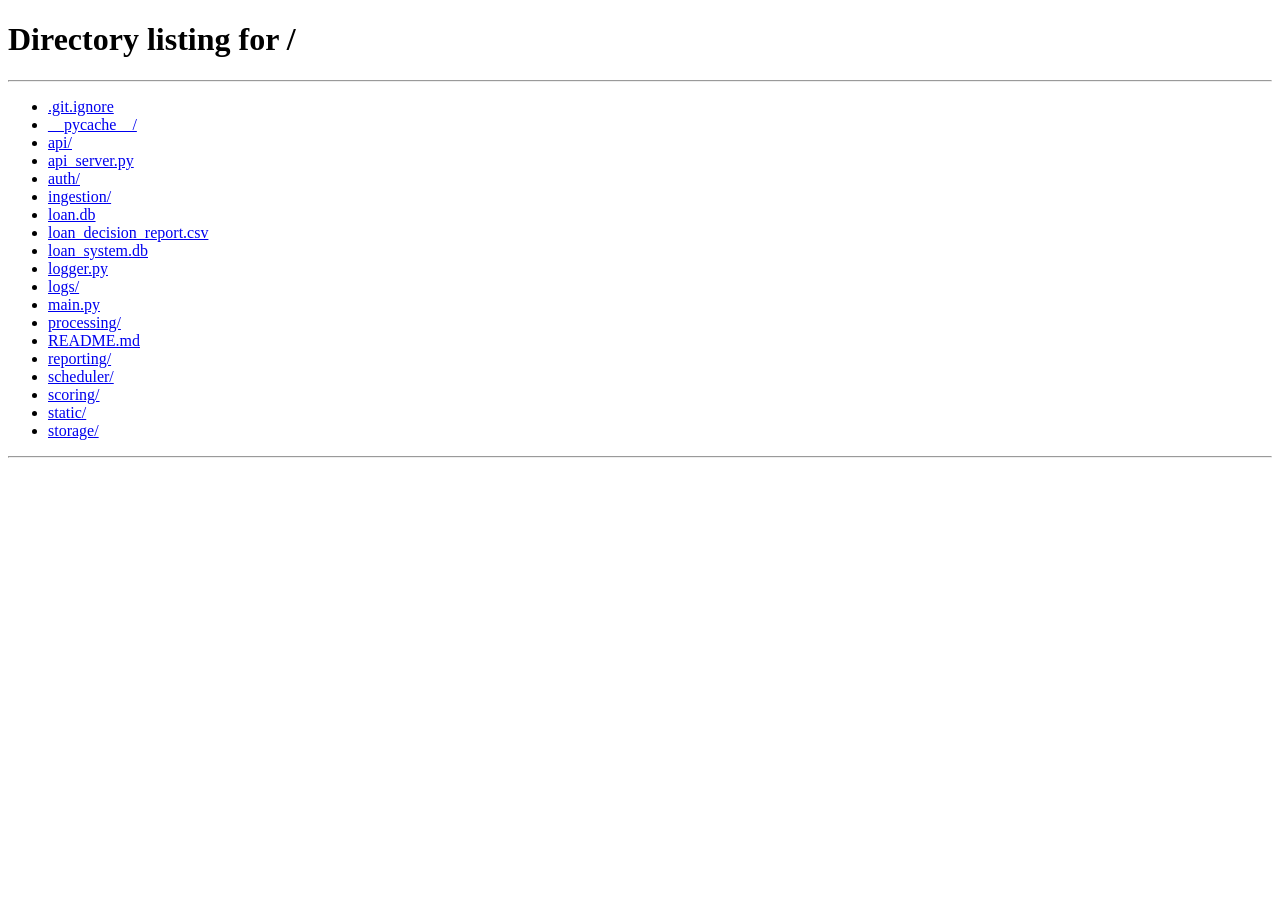
<file: static/index.html>
<!DOCTYPE html>
<html lang="en">
<head>
    <meta charset="UTF-8">
    <title>LoanAI Dashboard</title>
    <link rel="stylesheet" href="/static/style.css">
</head>
<body>
<div class="navbar">
    <div class="logo">LoanAI</div>
    <div class="nav-links">
        <a href="/static/home.html">Home</a>
        <a href="/static/about.html">About</a>
        <a href="/static/index.html" class="active">Dashboard</a>
        <a href="#" onclick="logout()">Logout</a>
    </div>
</div>

<section class="dashboard-shell">
    <div class="dashboard-intro">
        <p class="eyebrow">Explainable loan intelligence</p>
        <h1 id="welcomeText">Welcome back</h1>
        <p>
            Submit a real application, understand the decision instantly, and simulate better scenarios before applying again.
        </p>
    </div>

    <div class="stats-grid">
        <div class="stat-card">
            <span>Total Applications</span>
            <strong id="totalApplications">0</strong>
        </div>
        <div class="stat-card">
            <span>Latest Decision</span>
            <strong id="latestDecision">-</strong>
        </div>
        <div class="stat-card">
            <span>Average Risk Score</span>
            <strong id="avgRiskScore">-</strong>
        </div>
        <div class="stat-card">
            <span>Pending Reviews</span>
            <strong id="pendingReviews">0</strong>
        </div>
    </div>

    <div id="operationsAnalytics" class="analytics-grid hidden">
        <div class="stat-card">
            <span>Approval Rate</span>
            <strong id="approvalRate">0%</strong>
        </div>
        <div class="stat-card">
            <span>Approved Cases</span>
            <strong id="approvedCount">0</strong>
        </div>
        <div class="stat-card">
            <span>Rejected Cases</span>
            <strong id="rejectedCount">0</strong>
        </div>
        <div class="stat-card">
            <span>Avg Review Turnaround</span>
            <strong id="avgTurnaround">0h</strong>
        </div>
    </div>

    <div class="workspace-grid">
        <div class="card form-card">
            <h2>New Loan Application</h2>
            <p class="subtitle">Fill in verified details to receive an instant decision with clear next steps.</p>

            <form id="loanForm">
                <div class="form-group">
                    <label>Aadhaar Number</label>
                    <input type="text" id="aadhar" minlength="12" maxlength="12" required>
                </div>

                <div class="form-group">
                    <label>PAN Number</label>
                    <input type="text" id="pan" required>
                </div>

                <div class="form-group">
                    <label>Monthly Income (Rs.)</label>
                    <input type="number" id="income" min="1" required>
                </div>

                <div class="form-group">
                    <label>Experience (Years)</label>
                    <input type="number" id="experience" min="0" required>
                </div>

                <div class="form-group">
                    <label>Loan Amount (Rs.)</label>
                    <input type="number" id="loan_amount" min="1" required>
                </div>

                <button type="submit">Check Loan Eligibility</button>
            </form>

            <div id="loading" class="loading hidden">Processing your application...</div>
            <div id="result" class="result hidden"></div>
        </div>

        <div class="card history-card">
            <h2>Your Loan History</h2>
            <p class="subtitle">See recent applications, approval patterns, and how your risk profile is moving.</p>

            <p id="emptyHistory" class="empty-state hidden"></p>

            <div class="table-wrap">
                <table class="history-table">
                    <thead>
                        <tr>
                            <th>Applicant</th>
                            <th>Loan Amount</th>
                            <th>Risk Score</th>
                            <th>Decision</th>
                            <th>Date</th>
                        </tr>
                    </thead>
                    <tbody id="historyBody"></tbody>
                </table>
            </div>
        </div>
    </div>

    <div class="card simulator-card">
        <div class="simulator-header">
            <div>
                <p class="eyebrow">Eligibility simulator</p>
                <h2>What changes would improve approval?</h2>
            </div>
            <p class="subtitle">
                Try alternative financial scenarios without creating a real application record.
            </p>
        </div>

        <div class="simulator-grid">
            <div class="sim-control">
                <label for="simCreditScore">Credit Score</label>
                <input type="range" id="simCreditScore" min="300" max="900" value="720" step="10">
                <span id="simCreditScoreValue">720</span>
            </div>
            <div class="sim-control">
                <label for="simIncome">Monthly Income (Rs.)</label>
                <input type="range" id="simIncome" min="10000" max="200000" value="50000" step="5000">
                <span id="simIncomeValue">50,000</span>
            </div>
            <div class="sim-control">
                <label for="simLoanAmount">Loan Amount (Rs.)</label>
                <input type="range" id="simLoanAmount" min="10000" max="1000000" value="200000" step="10000">
                <span id="simLoanAmountValue">200,000</span>
            </div>
            <div class="sim-control">
                <label for="simExperience">Experience (Years)</label>
                <input type="range" id="simExperience" min="0" max="20" value="3" step="1">
                <span id="simExperienceValue">3</span>
            </div>
            <div class="sim-control">
                <label for="simExistingLoans">Existing Loans</label>
                <input type="range" id="simExistingLoans" min="0" max="5" value="1" step="1">
                <span id="simExistingLoansValue">1</span>
            </div>
        </div>

        <div id="simulatorResult" class="simulator-result">
            <p class="simulator-empty">Move the sliders to see how the decision changes.</p>
        </div>
    </div>

    <div id="reviewerPanel" class="card reviewer-card hidden">
        <div class="simulator-header">
            <div>
                <p class="eyebrow">Reviewer panel</p>
                <h2>Manual review queue</h2>
            </div>
            <p class="subtitle">
                Review borderline applications, record notes, and finalize the bank decision.
            </p>
        </div>

        <p id="emptyReviewQueue" class="empty-state hidden"></p>
        <div id="reviewQueue" class="review-grid"></div>
    </div>
</section>

<script src="/static/app.js"></script>
</body>
</html>
</file>
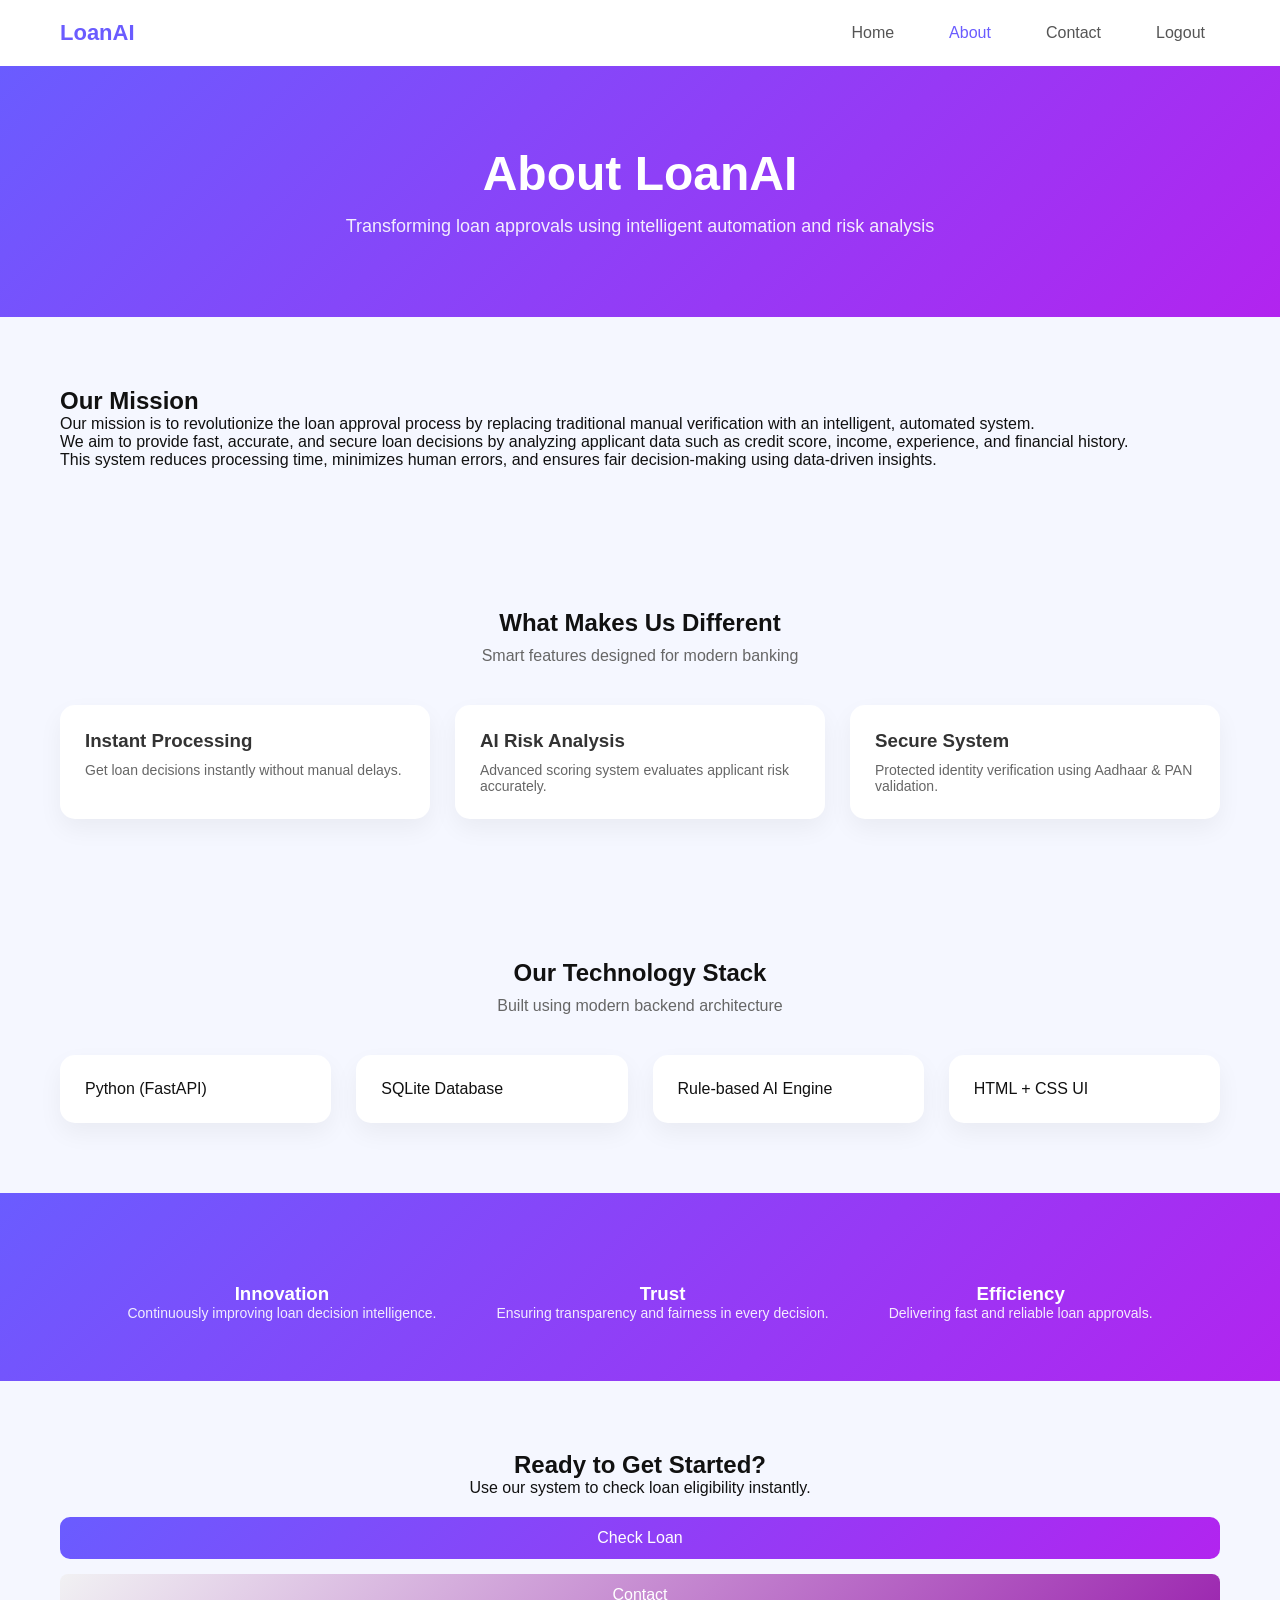
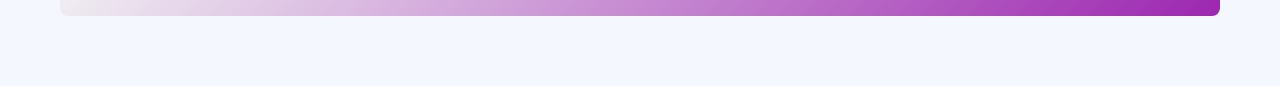
<file: static/about.html>
<!DOCTYPE html>
<html lang="en">
<head>
<meta charset="UTF-8">
<title>About - LoanAI</title>
<link rel="stylesheet" href="/static/style.css">
</head>

<body>
            <!-- NAVBAR -->
<div class="navbar">
    <div class="logo">LoanAI</div>
    <div class="nav-links">
        <a href="/static/home.html">Home</a>
        <a href="/static/about.html" class="active">About</a>
        <a href="/static/contact.html">Contact</a>
        <a href="#" onclick="logout()">Logout</a>
    </div>
</div>


<!-- HERO SECTION -->
<div class="hero">
    <h1>About LoanAI</h1>
    <p>Transforming loan approvals using intelligent automation and risk analysis</p>
</div>

<!-- OUR MISSION -->
<div class="section">
    <div class="mission">
        <div class="mission-text">
            <h2>Our Mission</h2>
            <p>
                Our mission is to revolutionize the loan approval process by replacing 
                traditional manual verification with an intelligent, automated system.
            </p>
            <p>
                We aim to provide fast, accurate, and secure loan decisions by analyzing 
                applicant data such as credit score, income, experience, and financial history.
            </p>
            <p>
                This system reduces processing time, minimizes human errors, and ensures 
                fair decision-making using data-driven insights.
            </p>
        </div>

        <!-- <div class="mission-img">
            <img src="https://images.unsplash.com/photo-1556740738-b6a63e27c4df" />
        </div> -->
    </div>
</div>

<!-- FEATURES -->
<div class="section">
    <h2 class="center">What Makes Us Different</h2>
    <p class="center subtitle">Smart features designed for modern banking</p>

    <div class="cards">
        <div class="card-box">
            <h3> Instant Processing</h3>
            <p>Get loan decisions instantly without manual delays.</p>
        </div>

        <div class="card-box">
            <h3> AI Risk Analysis</h3>
            <p>Advanced scoring system evaluates applicant risk accurately.</p>
        </div>

        <div class="card-box">
            <h3> Secure System</h3>
            <p>Protected identity verification using Aadhaar & PAN validation.</p>
        </div>
    </div>
</div>

<!-- TECH STACK -->
<div class="section">
    <h2 class="center">Our Technology Stack</h2>
    <p class="center subtitle">Built using modern backend architecture</p>

    <div class="cards">
        <div class="card-box"> Python (FastAPI)</div>
        <div class="card-box"> SQLite Database</div>
        <div class="card-box"> Rule-based AI Engine</div>
        <div class="card-box"> HTML + CSS UI</div>
    </div>
</div>

<!-- CORE VALUES -->
<div class="hero small">
    <div class="values">
        <div>
            <h3>Innovation</h3>
            <p>Continuously improving loan decision intelligence.</p>
        </div>

        <div>
            <h3> Trust</h3>
            <p>Ensuring transparency and fairness in every decision.</p>
        </div>

        <div>
            <h3> Efficiency</h3>
            <p>Delivering fast and reliable loan approvals.</p>
        </div>
    </div>
</div>

<!-- CTA -->
<div class="section center">
    <h2>Ready to Get Started?</h2>
    <p>Use our system to check loan eligibility instantly.</p>

    <div class="buttons">
        <button onclick="goDashboard()" class="primary-btn">Check Loan</button>
        <button class="secondary-btn">Contact</button>
    </div>
</div>

<script>
function goDashboard() {
    window.location.href = "/static/index.html";
}

function logout() {
    localStorage.removeItem("user_id");
    localStorage.removeItem("user_name");
    localStorage.removeItem("user_role");
    localStorage.removeItem("session_token");
    window.location.href = "/";
}
</script>

</body>
</html>
</file>
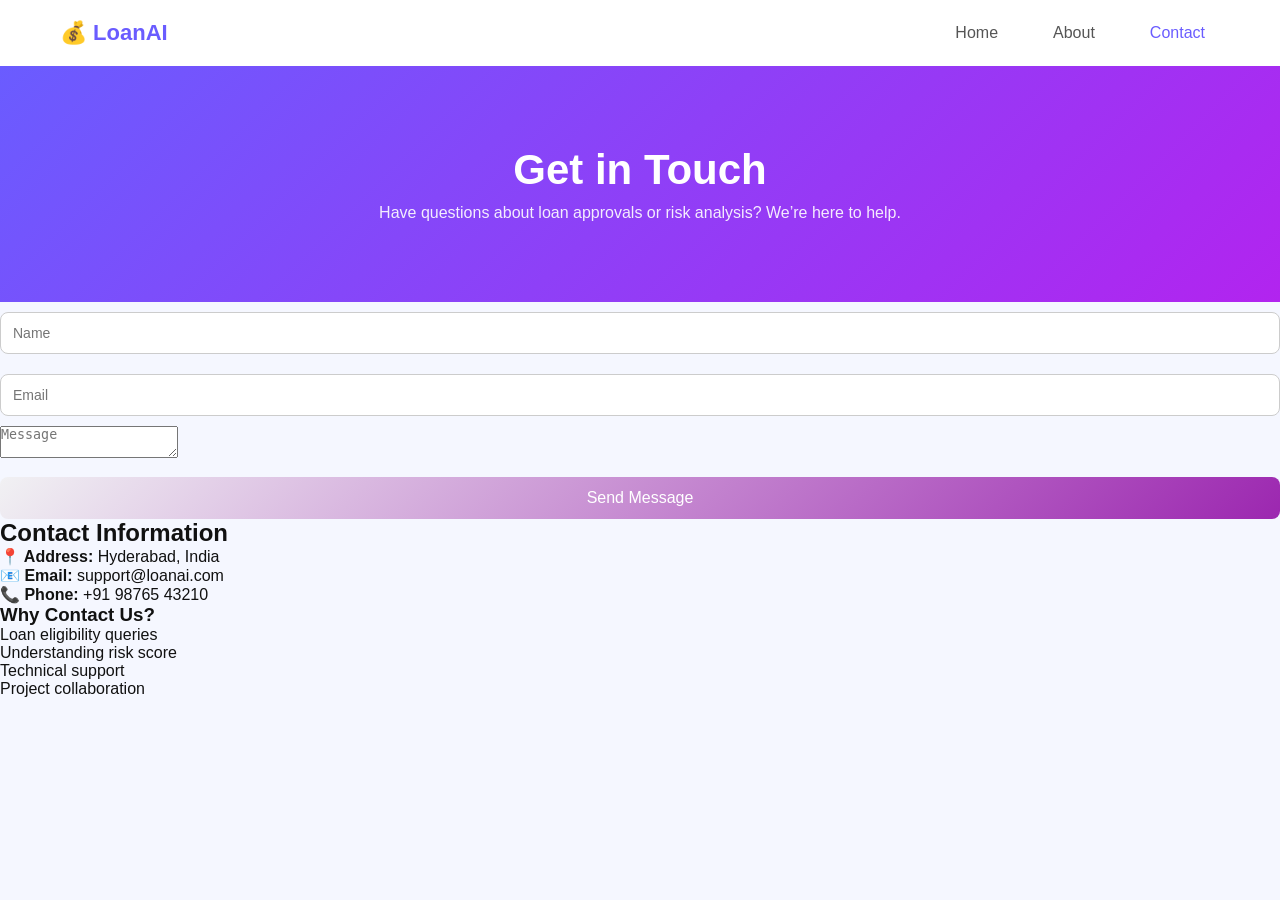
<file: static/contact.html>
<!DOCTYPE html>
<html lang="en">
<head>
    <meta charset="UTF-8">
    <title>Contact - LoanAI</title>
    <link rel="stylesheet" href="style.css">
</head>
<body>

<!-- NAVBAR -->
<nav class="navbar">
    <div class="logo">💰 LoanAI</div>
    <div class="nav-links">
        <a href="index.html">Home</a>
        <a href="about.html">About</a>
        <a href="contact.html" class="active">Contact</a>
    </div>
</nav>

<!-- HERO -->
<section class="contact-hero">
    <h1>Get in Touch</h1>
    <p>Have questions about loan approvals or risk analysis? We’re here to help.</p>
</section>

<!-- CONTACT SECTION -->
<section class="contact-container">

    <!-- LEFT: FORM -->
<form id="contactForm">
    <input type="text" id="name" placeholder="Name">
    <input type="email" id="email" placeholder="Email">
    <textarea id="message" placeholder="Message"></textarea>

    <button type="submit">Send Message</button>
</form>

    <!-- RIGHT: INFO -->
    <div class="contact-info">
        <h2>Contact Information</h2>

        <p><strong>📍 Address:</strong> Hyderabad, India</p>
        <p><strong>📧 Email:</strong> support@loanai.com</p>
        <p><strong>📞 Phone:</strong> +91 98765 43210</p>

        <div class="contact-card">
            <h3>Why Contact Us?</h3>
            <ul>
                <li>Loan eligibility queries</li>
                <li>Understanding risk score</li>
                <li>Technical support</li>
                <li>Project collaboration</li>
            </ul>
        </div>
    </div>

</section>

</body>
</html>
</file>
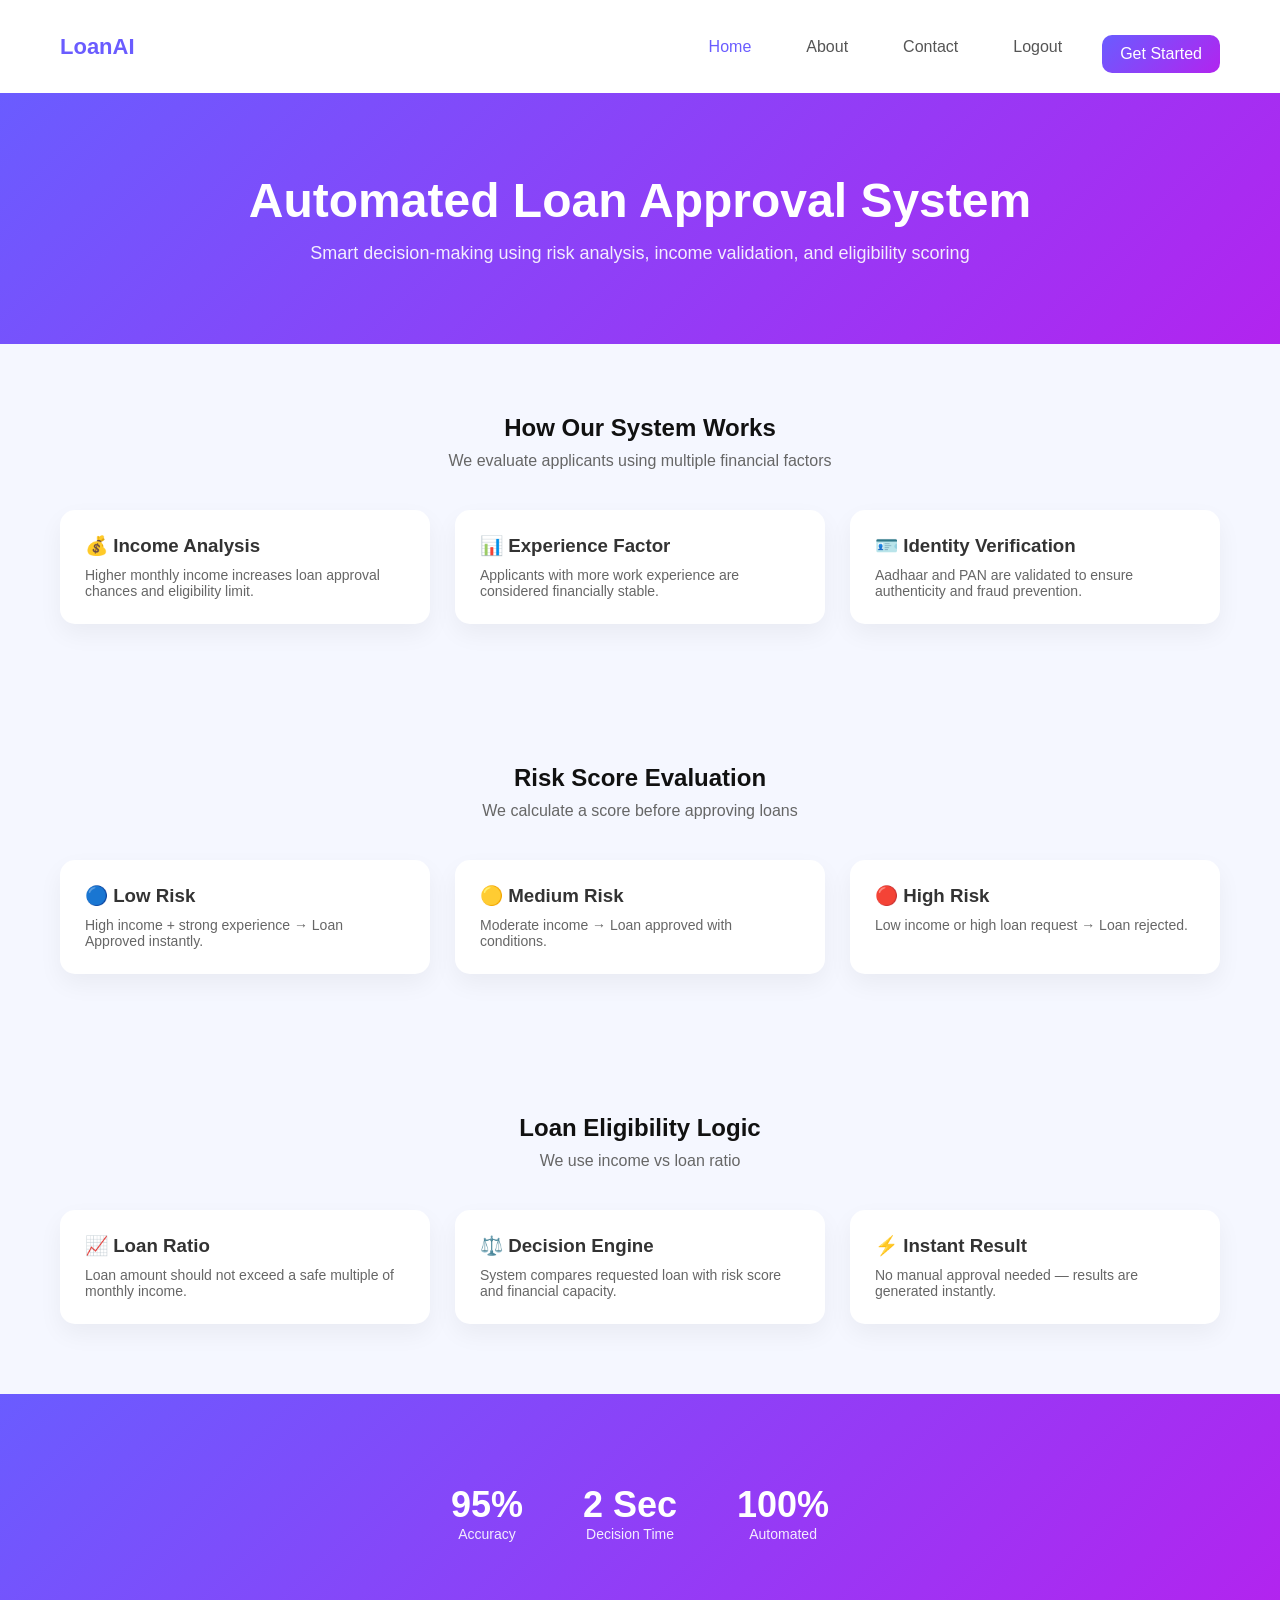
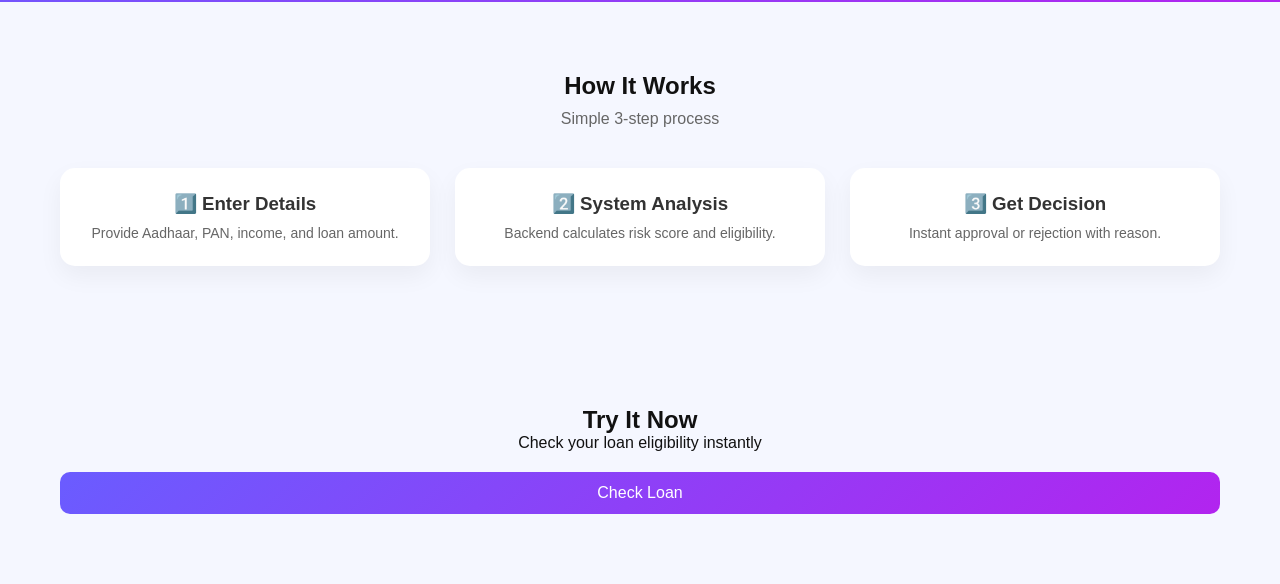
<file: static/home.html>
<!DOCTYPE html>
<html lang="en">
<head>
<meta charset="UTF-8">
<title>LoanAI - Smart Loan System</title>
<link rel="stylesheet" href="/static/style.css">
</head>

<body>

<!-- NAVBAR -->
<div class="navbar">
    <div class="logo">LoanAI</div>
    <div class="nav-links">
        <a href="/static/home.html" class="active">Home</a>
        <a href="/static/about.html">About</a>
        <a href="/static/contact.html">Contact</a>
        <a href="#" onclick="logout()">Logout</a>
        <button class="nav-btn">Get Started</button>
    </div>
</div>

<!-- HERO -->
<div class="hero">
    <h1>Automated Loan Approval System</h1>
    <p>Smart decision-making using risk analysis, income validation, and eligibility scoring</p>
</div>

<!-- FEATURES / LOGIC -->
<div class="section">
    <h2 class="center">How Our System Works</h2>
    <p class="center subtitle">We evaluate applicants using multiple financial factors</p>

    <div class="cards">
        <div class="card-box">
            <h3>💰 Income Analysis</h3>
            <p>Higher monthly income increases loan approval chances and eligibility limit.</p>
        </div>

        <div class="card-box">
            <h3>📊 Experience Factor</h3>
            <p>Applicants with more work experience are considered financially stable.</p>
        </div>

        <div class="card-box">
            <h3>🪪 Identity Verification</h3>
            <p>Aadhaar and PAN are validated to ensure authenticity and fraud prevention.</p>
        </div>
    </div>
</div>

<!-- RISK SCORE -->
<div class="section">
    <h2 class="center">Risk Score Evaluation</h2>
    <p class="center subtitle">We calculate a score before approving loans</p>

    <div class="cards">
        <div class="card-box">
            <h3>🔵 Low Risk</h3>
            <p>High income + strong experience → Loan Approved instantly.</p>
        </div>

        <div class="card-box">
            <h3>🟡 Medium Risk</h3>
            <p>Moderate income → Loan approved with conditions.</p>
        </div>

        <div class="card-box">
            <h3>🔴 High Risk</h3>
            <p>Low income or high loan request → Loan rejected.</p>
        </div>
    </div>
</div>

<!-- LOAN LOGIC -->
<div class="section">
    <h2 class="center">Loan Eligibility Logic</h2>
    <p class="center subtitle">We use income vs loan ratio</p>

    <div class="cards">
        <div class="card-box">
            <h3>📈 Loan Ratio</h3>
            <p>Loan amount should not exceed a safe multiple of monthly income.</p>
        </div>

        <div class="card-box">
            <h3>⚖️ Decision Engine</h3>
            <p>System compares requested loan with risk score and financial capacity.</p>
        </div>

        <div class="card-box">
            <h3>⚡ Instant Result</h3>
            <p>No manual approval needed — results are generated instantly.</p>
        </div>
    </div>
</div>

<!-- STATS -->
<div class="hero small">
    <div class="values">
        <div>
            <h2>95%</h2>
            <p>Accuracy</p>
        </div>

        <div>
            <h2>2 Sec</h2>
            <p>Decision Time</p>
        </div>

        <div>
            <h2>100%</h2>
            <p>Automated</p>
        </div>
    </div>
</div>

<!-- HOW IT WORKS -->
<div class="section center">
    <h2>How It Works</h2>
    <p class="subtitle">Simple 3-step process</p>

    <div class="cards">
        <div class="card-box">
            <h3>1️⃣ Enter Details</h3>
            <p>Provide Aadhaar, PAN, income, and loan amount.</p>
        </div>

        <div class="card-box">
            <h3>2️⃣ System Analysis</h3>
            <p>Backend calculates risk score and eligibility.</p>
        </div>

        <div class="card-box">
            <h3>3️⃣ Get Decision</h3>
            <p>Instant approval or rejection with reason.</p>
        </div>
    </div>
</div>

<!-- CTA -->
<div class="section center">
    <h2>Try It Now</h2>
    <p>Check your loan eligibility instantly</p>

    <button onclick="goDashboard()" class="primary-btn">Check Loan</button>
</div>

<script>
function goDashboard() {
    window.location.href = "/static/index.html";
}

function logout() {
    localStorage.removeItem("user_id");
    localStorage.removeItem("user_name");
    localStorage.removeItem("user_role");
    localStorage.removeItem("session_token");
    window.location.href = "/";
}
</script>

</body>
</html>
</file>
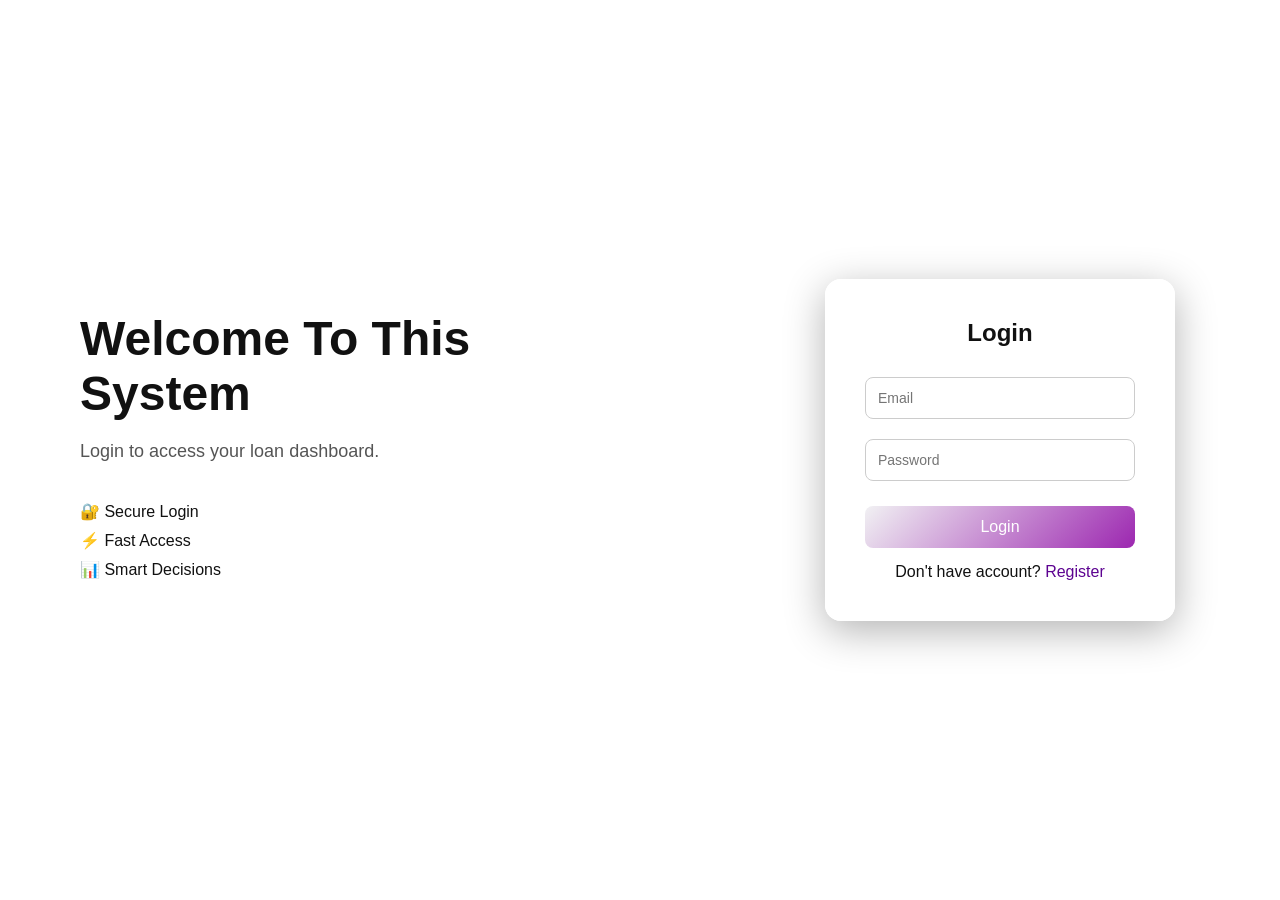
<file: static/login.html>
<!DOCTYPE html>
<html lang="en">
<head>
    <meta charset="UTF-8">
    <title>Login</title>
    <link rel="stylesheet" href="/static/style.css">
</head>
<body class ="auth-page">

<div class="page">

    <div class="left">
        <h1>Welcome To This System</h1>
        <p>Login to access your loan dashboard.</p>

        <div class="features">
            <div>🔐 Secure Login</div>
            <div>⚡ Fast Access</div>
            <div>📊 Smart Decisions</div>
        </div>
    </div>

    <div class="right">
        <div class="card">
            <h2>Login</h2>

            <input id="email" placeholder="Email">
            <input id="password" type="password" placeholder="Password">

            <button onclick="login()">Login</button>

            <p id="msg"></p>

            <p class="link">
                Don't have account?
                <a href="/static/register.html">Register</a>
            </p>
        </div>
    </div>

</div>

<script>
async function login() {
    const res = await fetch("/auth/login", {
        method: "POST",
        headers: {"Content-Type": "application/json"},
        body: JSON.stringify({
            email: document.getElementById("email").value,
            password: document.getElementById("password").value
        })
    });

    const data = await res.json();

    if (!res.ok) {
        document.getElementById("msg").innerText = data.detail;
        return;
    }

    localStorage.setItem("user_id", data.user_id);
    localStorage.setItem("user_name", data.name);
    localStorage.setItem("user_role", data.role);
    localStorage.setItem("session_token", data.session_token);

    window.location.href = "/static/index.html";
}
</script>

</body>
</html>
</file>
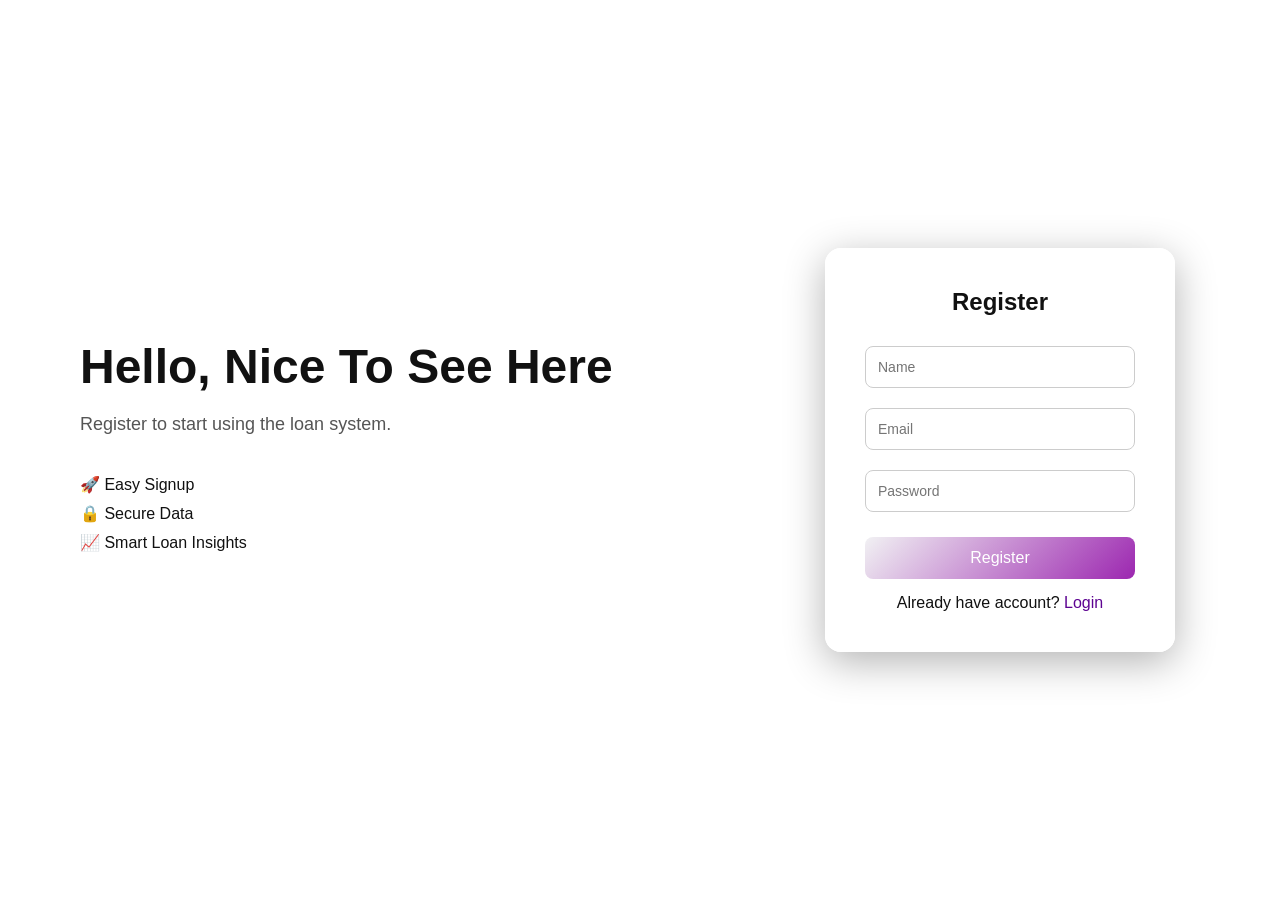
<file: static/register.html>
<!DOCTYPE html>
<html lang="en">
<head>
    <meta charset="UTF-8">
    <title>Register</title>
    <link rel="stylesheet" href="/static/style.css">
</head>
<body class ="auth-page">

<div class="page">

    <div class="left">
        <h1>Hello, Nice To See Here</h1>
        <p>Register to start using the loan system.</p>

        <div class="features">
            <div>🚀 Easy Signup</div>
            <div>🔒 Secure Data</div>
            <div>📈 Smart Loan Insights</div>
        </div>
    </div>

    <div class="right">
        <div class="card">

            <h2>Register</h2>

            <input type="text" id="name" placeholder="Name">
            <input type="email" id="email" placeholder="Email">
            <input type="password" id="password" placeholder="Password">

            <button onclick="register()">Register</button>

            <p id="msg"></p>

            <p class="link">
                Already have account?
                <a href="/">Login</a>
            </p>

        </div>
    </div>

</div>

<script>
async function register() {
    const res = await fetch("/auth/register", {
        method: "POST",
        headers: {"Content-Type": "application/json"},
        body: JSON.stringify({
            name: document.getElementById("name").value,
            email: document.getElementById("email").value,
            password: document.getElementById("password").value
        })
    });

    const data = await res.json();

    if (res.ok) {
        alert("Registration successful!");
        window.location.href = "/";
    } else {
        document.getElementById("msg").innerText = data.message || data.detail;
    }
}
</script>

</body>
</html>
</file>
<file: static/style.css>
body {
    margin: 0;
    font-family: "Segoe UI", sans-serif;
    background: linear-gradient(135deg, #f5f7ff, #e6ecff);
}
/* NAVBAR */
.navbar {
    display: flex;
    justify-content: space-between;
    padding: 20px 60px;
    align-items: center;
}

.logo {
    font-weight: bold;
    font-size: 20px;
}

.nav-links a {
    margin: 0 15px;
    text-decoration: none;
    color: #333;
}

.nav-btn {
    background: linear-gradient(135deg, #6c63ff, #9c27b0);
    color: white;
    border: none;
    padding: 10px 18px;
    border-radius: 8px;
}


/* Layout */
.page {
    display: flex;
    height: 100vh;
}

/* LEFT SIDE */
.left {
    flex: 1;
    padding: 80px;
    display: flex;
    flex-direction: column;
    justify-content: center;
}

.left h1 {
    font-size: 48px;
    margin-bottom: 20px;
}

.left span {
    color: #dcdbe2;
}

.left p {
    font-size: 18px;
    color: #555;
    margin-bottom: 30px;
}

.features div {
    margin: 10px 0;
    font-weight: 500;
}

/* RIGHT SIDE */
.right {
    flex: 1;
    display: flex;
    justify-content: center;
    align-items: center;
}

/* CARD */
.card {
    background: white;
    padding: 40px;
    border-radius: 15px;
    width: 350px;
    box-shadow: 0 10px 30px rgba(0,0,0,0.1);
    text-align: center;
}

.card h2 {
    margin-bottom: 20px;
}

/* INPUTS */
input {
    width: 100%;
    padding: 12px;
    margin: 10px 0;
    border-radius: 8px;
    border: 1px solid #ccc;
    font-size: 14px;
}

/* BUTTON */
button {
    width: 100%;
    padding: 12px;
    margin-top: 15px;
    border: none;
    border-radius: 8px;
    background: linear-gradient(135deg, #f1f1f3, #9c27b0);
    color: white;
    font-size: 16px;
    cursor: pointer;
}

button:hover {
    opacity: 0.9;
}

/* LINK */
.link {
    margin-top: 15px;
}

.link a {
    color: #5d0391;
    text-decoration: none;
}

/* HERO */
.hero {
    background: linear-gradient(135deg, #6c63ff, #9c27b0);
    color: white;
    text-align: center;
    padding: 80px 20px;
}

.hero.small {
    padding: 50px 20px;
}

/* SECTION */
.section {
    padding: 60px 80px;
}

.center {
    text-align: center;
}

.subtitle {
    color: #666;
    margin-bottom: 30px;
}

/* MISSION */
.mission {
    display: flex;
    gap: 40px;
    align-items: center;
}

.mission-text {
    flex: 1;
}

.mission-img img {
    width: 100%;
    border-radius: 12px;
}

/* CARDS */
.cards {
    display: flex;
    gap: 20px;
    margin-top: 30px;
}

.card-box {
    flex: 1;
    background: white;
    padding: 20px;
    border-radius: 12px;
    box-shadow: 0 5px 15px rgba(0,0,0,0.1);
}

/* VALUES */
.values {
    display: flex;
    justify-content: space-around;
}

/* RESET */
* {
    margin: 0;
    padding: 0;
    box-sizing: border-box;
}

body {
    font-family: "Segoe UI", sans-serif;
    background: #f5f7ff;
    color: #111;
}

/* NAVBAR */
.navbar {
    display: flex;
    justify-content: space-between;
    align-items: center;
    padding: 20px 60px;
    background: white;
    box-shadow: 0 2px 10px rgba(0,0,0,0.05);
}

.logo {
    font-size: 22px;
    font-weight: bold;
    color: #6a5cff;
}

.nav-links {
    display: flex;
    align-items: center;
    gap: 25px;
}

.nav-links a {
    text-decoration: none;
    color: #555;
    font-weight: 500;
}

.nav-links a.active {
    color: #6a5cff;
}

.nav-btn {
    padding: 10px 18px;
    border-radius: 10px;
    border: none;
    background: linear-gradient(135deg, #6a5cff, #b224ef);
    color: white;
    cursor: pointer;
}

/* HERO */
.hero {
    text-align: center;
    padding: 80px 20px;
    background: linear-gradient(135deg, #6a5cff, #b224ef);
    color: white;
}

.hero.small {
    padding: 60px 20px;
}

.hero h1 {
    font-size: 48px;
    margin-bottom: 15px;
}

.hero p {
    font-size: 18px;
    opacity: 0.9;
}

/* SECTION */
.section {
    padding: 70px 60px;
}

.center {
    text-align: center;
}

.subtitle {
    color: #666;
    margin-top: 10px;
    margin-bottom: 40px;
}

/* CARDS GRID */
.cards {
    display: grid;
    grid-template-columns: repeat(auto-fit, minmax(250px, 1fr));
    gap: 25px;
}

/* CARD STYLE */
.card-box {
    background: white;
    padding: 25px;
    border-radius: 15px;
    box-shadow: 0 10px 25px rgba(0,0,0,0.05);
    transition: 0.3s;
}

.card-box:hover {
    transform: translateY(-5px);
    box-shadow: 0 15px 30px rgba(0,0,0,0.1);
}

.card-box h3 {
    margin-bottom: 10px;
    color: #333;
}

.card-box p {
    color: #666;
    font-size: 14px;
}

/* STATS */
.values {
    display: flex;
    justify-content: center;
    gap: 60px;
    margin-top: 30px;
}

.values h2 {
    font-size: 36px;
}

.values p {
    font-size: 14px;
    opacity: 0.9;
}

/* BUTTON */
.primary-btn {
    margin-top: 20px;
    padding: 12px 25px;
    border-radius: 10px;
    border: none;
    background: linear-gradient(135deg, #6a5cff, #b224ef);
    color: white;
    font-size: 16px;
    cursor: pointer;
}

.primary-btn:hover {
    opacity: 0.9;
}

/* RESPONSIVE */
@media(max-width: 768px) {
    .navbar {
        padding: 15px 20px;
    }

    .section {
        padding: 50px 20px;
    }

    .hero h1 {
        font-size: 32px;
    }

    .values {
        flex-direction: column;
        gap: 20px;
    }
}

.hidden {
    display: none;
}

.dashboard-shell {
    padding: 48px 60px 72px;
    background:
        radial-gradient(circle at top left, rgba(106, 92, 255, 0.12), transparent 30%),
        linear-gradient(180deg, #f8faff 0%, #eef2ff 100%);
    min-height: calc(100vh - 80px);
}

.dashboard-intro {
    max-width: 760px;
    margin-bottom: 28px;
}

.eyebrow {
    text-transform: uppercase;
    letter-spacing: 0.12em;
    font-size: 12px;
    color: #5b63d3;
    font-weight: 700;
    margin-bottom: 10px;
}

.dashboard-intro h1 {
    font-size: 42px;
    margin-bottom: 12px;
}

.dashboard-intro p {
    color: #4b5563;
    line-height: 1.6;
}

.stats-grid {
    display: grid;
    grid-template-columns: repeat(4, minmax(0, 1fr));
    gap: 18px;
    margin: 28px 0;
}

.analytics-grid {
    display: grid;
    grid-template-columns: repeat(4, minmax(0, 1fr));
    gap: 18px;
    margin: 0 0 28px;
}

.stat-card {
    background: rgba(255, 255, 255, 0.88);
    border: 1px solid rgba(124, 58, 237, 0.08);
    box-shadow: 0 18px 45px rgba(71, 85, 105, 0.08);
    border-radius: 18px;
    padding: 22px 24px;
}

.stat-card span {
    display: block;
    font-size: 13px;
    color: #6b7280;
    margin-bottom: 10px;
}

.stat-card strong {
    font-size: 30px;
    color: #111827;
}

.workspace-grid {
    display: grid;
    grid-template-columns: minmax(320px, 420px) minmax(500px, 1fr);
    gap: 24px;
    align-items: start;
}

.form-card,
.history-card {
    width: 100%;
    text-align: left;
    border: 1px solid rgba(124, 58, 237, 0.08);
    box-shadow: 0 18px 45px rgba(71, 85, 105, 0.1);
}

.form-group label {
    display: block;
    font-size: 14px;
    color: #374151;
    font-weight: 600;
    margin-top: 12px;
}

.loading {
    margin-top: 18px;
    color: #5b63d3;
    font-weight: 600;
}

.result {
    margin-top: 20px;
    padding: 22px;
    border-radius: 18px;
    border: 1px solid #dbe1ff;
    background: #f8faff;
}

.result.approved {
    background: #effcf4;
    border-color: #b9ebc7;
}

.result.review {
    background: #fff8e8;
    border-color: #efd89d;
}

.result.error,
.result.rejected {
    background: #fff1f2;
    border-color: #f0b8c0;
}

.result-header {
    display: flex;
    justify-content: space-between;
    align-items: center;
    gap: 12px;
    margin-bottom: 16px;
}

.result-grid {
    display: grid;
    grid-template-columns: repeat(2, minmax(0, 1fr));
    gap: 12px;
    margin-bottom: 14px;
}

.result-grid div {
    background: rgba(255, 255, 255, 0.8);
    border-radius: 12px;
    padding: 12px;
}

.result-grid strong,
.money-line strong {
    display: block;
    color: #374151;
    font-size: 13px;
}

.result-grid span {
    display: block;
    margin-top: 6px;
    font-size: 20px;
    font-weight: 700;
    color: #111827;
}

.money-line {
    margin: 8px 0;
    color: #374151;
    font-weight: 600;
}

.advice-panel {
    display: grid;
    grid-template-columns: repeat(2, minmax(0, 1fr));
    gap: 16px;
    margin-top: 18px;
}

.advice-panel h4 {
    margin-bottom: 10px;
}

.advice-panel ul {
    padding-left: 18px;
    color: #4b5563;
    line-height: 1.6;
}

.decision-badge {
    display: inline-flex;
    align-items: center;
    justify-content: center;
    min-width: 96px;
    padding: 8px 12px;
    border-radius: 999px;
    font-size: 12px;
    font-weight: 700;
    letter-spacing: 0.08em;
}

.decision-badge.approved {
    background: #dff7e5;
    color: #146534;
}

.decision-badge.review {
    background: #fff0c2;
    color: #8a5b00;
}

.decision-badge.rejected {
    background: #ffdce0;
    color: #9f1239;
}

.table-wrap {
    overflow-x: auto;
}

.table-subline {
    margin-top: 8px;
}

.history-table {
    width: 100%;
    border-collapse: collapse;
    margin-top: 8px;
}

.history-table th,
.history-table td {
    padding: 14px 12px;
    border-bottom: 1px solid #eceff6;
    text-align: left;
    font-size: 14px;
}

.history-table th {
    color: #6b7280;
    font-weight: 700;
}

.simulator-card {
    margin-top: 24px;
    width: 100%;
    text-align: left;
    border: 1px solid rgba(124, 58, 237, 0.08);
    box-shadow: 0 18px 45px rgba(71, 85, 105, 0.1);
}

.reviewer-card {
    margin-top: 24px;
    width: 100%;
    text-align: left;
    border: 1px solid rgba(124, 58, 237, 0.08);
    box-shadow: 0 18px 45px rgba(71, 85, 105, 0.1);
}

.review-grid {
    display: grid;
    grid-template-columns: repeat(2, minmax(0, 1fr));
    gap: 20px;
}

.review-case {
    border: 1px solid #e6e9f8;
    border-radius: 18px;
    padding: 20px;
    background: linear-gradient(180deg, #ffffff 0%, #f9faff 100%);
}

.review-head,
.review-badges,
.review-actions {
    display: flex;
    justify-content: space-between;
    align-items: center;
    gap: 12px;
}

.review-head {
    margin-bottom: 16px;
}

.review-head h3 {
    margin-bottom: 6px;
}

.review-head p,
.review-summary p,
.table-subline {
    color: #6b7280;
    font-size: 13px;
    margin-top: 4px;
}

.review-metrics {
    display: grid;
    grid-template-columns: repeat(2, minmax(0, 1fr));
    gap: 12px;
    margin-bottom: 16px;
}

.review-metrics div {
    background: rgba(255, 255, 255, 0.92);
    border-radius: 14px;
    padding: 12px;
}

.review-metrics span {
    display: block;
    font-size: 12px;
    text-transform: uppercase;
    letter-spacing: 0.08em;
    color: #6b7280;
    margin-bottom: 8px;
}

.review-metrics strong {
    font-size: 18px;
}

.review-notes {
    width: 100%;
    min-height: 110px;
    resize: vertical;
    border: 1px solid #d4daf3;
    border-radius: 14px;
    padding: 14px;
    font: inherit;
    margin-top: 4px;
}

.review-actions {
    margin-top: 14px;
}

.review-btn {
    width: auto;
    min-width: 120px;
    margin-top: 0;
    padding: 12px 18px;
}

.review-btn.approve {
    background: linear-gradient(135deg, #139b53, #23c16b);
}

.review-btn.reject {
    background: linear-gradient(135deg, #c63a53, #ef476f);
}

.review-summary {
    border-top: 1px solid #eceff6;
    padding-top: 14px;
}

.status-pill {
    display: inline-flex;
    align-items: center;
    justify-content: center;
    padding: 8px 12px;
    border-radius: 999px;
    font-size: 11px;
    font-weight: 700;
    letter-spacing: 0.08em;
    background: #eef2ff;
    color: #4338ca;
    text-transform: uppercase;
}

.status-pill.pending_review {
    background: #fff0c2;
    color: #8a5b00;
}

.status-pill.review_completed {
    background: #dff7e5;
    color: #146534;
}

.simulator-header {
    display: flex;
    justify-content: space-between;
    align-items: end;
    gap: 20px;
    margin-bottom: 24px;
}

.simulator-header .subtitle {
    max-width: 380px;
    margin: 0;
}

.simulator-grid {
    display: grid;
    grid-template-columns: repeat(5, minmax(0, 1fr));
    gap: 18px;
}

.sim-control {
    background: linear-gradient(180deg, #ffffff 0%, #f7f8ff 100%);
    border: 1px solid #e6e9f8;
    border-radius: 16px;
    padding: 16px;
}

.sim-control label {
    display: block;
    font-size: 13px;
    font-weight: 700;
    color: #374151;
    margin-bottom: 14px;
}

.sim-control input[type="range"] {
    padding: 0;
    margin: 0;
    accent-color: #6a5cff;
}

.sim-control span {
    display: block;
    margin-top: 14px;
    font-size: 24px;
    font-weight: 700;
    color: #111827;
}

.simulator-result {
    margin-top: 24px;
    border-radius: 18px;
    padding: 24px;
    background: linear-gradient(180deg, #fbfbff 0%, #f2f5ff 100%);
    border: 1px solid #dde4ff;
}

.simulator-topline {
    display: flex;
    justify-content: space-between;
    align-items: center;
    gap: 16px;
    margin-bottom: 18px;
}

.simulator-topline strong {
    font-size: 24px;
}

.simulator-metrics {
    display: grid;
    grid-template-columns: repeat(3, minmax(0, 1fr));
    gap: 14px;
    margin-bottom: 18px;
}

.simulator-metrics div {
    background: rgba(255, 255, 255, 0.9);
    border-radius: 14px;
    padding: 14px;
}

.simulator-metrics span {
    display: block;
    font-size: 12px;
    text-transform: uppercase;
    letter-spacing: 0.08em;
    color: #6b7280;
    margin-bottom: 8px;
}

.simulator-metrics strong {
    font-size: 22px;
    color: #111827;
}

.simulator-empty {
    color: #4b5563;
    font-weight: 600;
}

.empty-state {
    padding: 18px;
    background: #f8faff;
    border: 1px dashed #cdd6f4;
    border-radius: 14px;
    color: #4b5563;
    margin: 18px 0;
}

@media(max-width: 900px) {
    .dashboard-shell {
        padding: 32px 20px 48px;
    }

    .stats-grid,
    .analytics-grid,
    .workspace-grid,
    .advice-panel,
    .review-grid {
        grid-template-columns: 1fr;
    }

    .dashboard-intro h1 {
        font-size: 34px;
    }

    .simulator-metrics {
        grid-template-columns: 1fr;
    }

    .simulator-header {
        flex-direction: column;
        align-items: flex-start;
    }
}

@media(max-width: 1100px) {
    .simulator-grid {
        grid-template-columns: repeat(2, minmax(0, 1fr));
    }
}

@media(max-width: 640px) {
    .simulator-grid,
    .simulator-metrics,
    .result-grid,
    .review-metrics {
        grid-template-columns: 1fr;
    }

    .simulator-topline,
    .simulator-header,
    .result-header,
    .review-head,
    .review-badges,
    .review-actions {
        flex-direction: column;
        align-items: flex-start;
    }
}

/* ================= CONTACT PAGE ================= */

/* HERO (reuse your style but slightly tuned) */
.contact-hero {
    text-align: center;
    padding: 80px 20px;
    background: linear-gradient(135deg, #6a5cff, #b224ef);
    color: white;
}

.contact-hero h1 {
    font-size: 42px;
    margin-bottom: 10px;
}

.contact-hero p {
    font-size: 16px;
    opacity: 0.9;
}

/* MAIN CONTAINER */
.contact-wrapper {
    padding: 60px;
    display: grid;
    grid-template-columns: 1fr 1fr;
    gap: 30px;
}

/* FORM CARD */
.contact-form-card {
    background: rgba(255, 255, 255, 0.9);
    border-radius: 18px;
    padding: 28px;
    box-shadow: 0 18px 45px rgba(71, 85, 105, 0.1);
    border: 1px solid rgba(124, 58, 237, 0.08);
}

.contact-form-card h2 {
    margin-bottom: 20px;
}

/* INPUTS */
.contact-form-card input,
.contact-form-card textarea {
    width: 100%;
    padding: 12px;
    margin-bottom: 14px;
    border-radius: 10px;
    border: 1px solid #d4daf3;
    font-size: 14px;
    font-family: inherit;
}

/* BUTTON */
.contact-form-card button {
    width: 100%;
    padding: 12px;
    border-radius: 10px;
    border: none;
    background: linear-gradient(135deg, #6a5cff, #b224ef);
    color: white;
    font-weight: 600;
    cursor: pointer;
}

.contact-form-card button:hover {
    opacity: 0.9;
}

/* INFO CARD */
.contact-info-card {
    background: rgba(255, 255, 255, 0.9);
    border-radius: 18px;
    padding: 28px;
    box-shadow: 0 18px 45px rgba(71, 85, 105, 0.1);
    border: 1px solid rgba(124, 58, 237, 0.08);
}

.contact-info-card h2 {
    margin-bottom: 20px;
}

.contact-info-card p {
    margin-bottom: 12px;
    color: #4b5563;
    font-size: 14px;
}

/* EXTRA CARD (WHY CONTACT) */
.contact-extra {
    margin-top: 20px;
    padding: 18px;
    border-radius: 14px;
    background: linear-gradient(180deg, #f9faff, #eef2ff);
    border: 1px solid #dde4ff;
}

.contact-extra ul {
    padding-left: 18px;
    margin-top: 10px;
    color: #4b5563;
}

/* RESPONSIVE */
@media(max-width: 900px) {
    .contact-wrapper {
        grid-template-columns: 1fr;
        padding: 40px 20px;
    }
}

.card {
    background: rgba(255, 255, 255, 0.95);
    backdrop-filter: blur(10px);
    padding: 40px;
    border-radius: 16px;
    box-shadow: 0 10px 40px rgba(0,0,0,0.3);
}

.auth-page{
    margin: 0;
    font-family: 'Inter', sans-serif;

    background: linear-gradient(
        rgba(255, 255, 255, 0.4),   /* 👈 reduce brightness */
        rgba(255, 255, 255, 0.5)
    ),
    url("https://images.unsplash.com/photo-1554224155-6726b3ff858f");

    background-size: cover;
    background-position: center;
}
</file>
